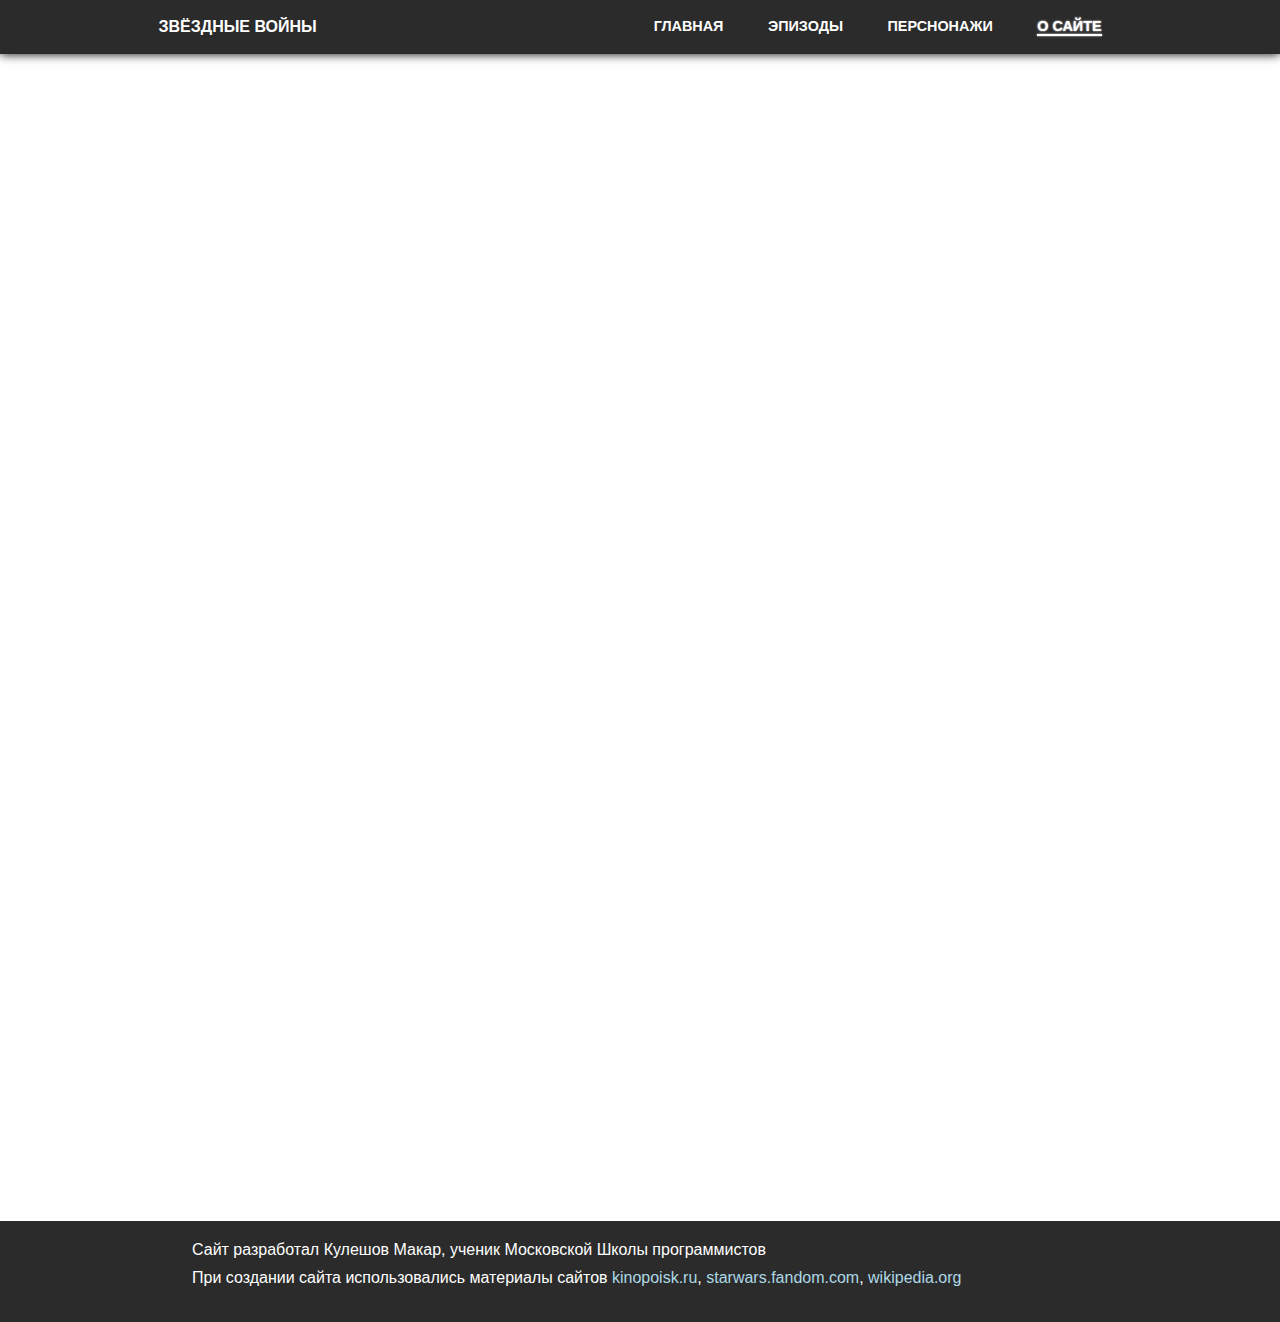
<file: about.html>
<!DOCTYPE html>
<html lang="ru">
  <head>
    <meta charset="UTF-8" />
    <meta name="viewport" content="width=device-width, initial-scale=1.0" />
    <meta http-equiv="X-UA-Compatible" content="ie=edge" />
    <title>О сайте</title>

    <link rel="stylesheet" href="style.css" />
    <link rel="stylesheet" href="about__page.css">
    <link
      rel="stylesheet"
      href="https://use.fontawesome.com/releases/v5.8.2/css/all.css"
      integrity="sha384-oS3vJWv+0UjzBfQzYUhtDYW+Pj2yciDJxpsK1OYPAYjqT085Qq/1cq5FLXAZQ7Ay"
      crossorigin="anonymous"
    />
  </head>
  <body>
    <header class="main__header" id="top">
      <div class="header__stripe" id="header_stripe">
        <div class="menu__btn" id="menu_btn">
          <i class="fas fa-bars" id="menu_btn_icon"></i>
        </div>
        <p class="site__name">Звёздные Войны</p>
        <nav class="main__nav" id="main__nav">
          <ul class="nav__ul">
            <li class="nav__li">
              <a href="index.html" class="nav__btn">Главная</a>
            </li>
            <li class="nav__li">
              <a href="episodes.html" class="nav__btn">Эпизоды</a>
            </li>
            <li class="nav__li">
              <a href="characters.html" class="nav__btn">Перснонажи</a>
            </li>
            <li class="nav__li"><a href="about" class="nav__btn current__page">О сайте</a></li>
          </ul>
        </nav>
      </div>
    </header>
    <main>
      <iframe
        class="form"
        src="https://docs.google.com/forms/d/e/1FAIpQLSfK6EWnTEM7oY_ipAkXHQy2yDO6KfQ_HpgGwQNvai3Rksf1sw/viewform?embedded=true"
        frameborder="0"
        marginheight="0"
        marginwidth="0"
        >Loading...</iframe
      >
    </main>
    <footer class="main__footer">
      <p class="main__footer__text">
        Сайт разработал Кулешов Макар, ученик Московской Школы
        программистов
      </p>
      <p class="main__footer__text">
        При создании сайта использовались материалы сайтов
        <a href="https://www.kinopoisk.ru/" class="source__link">kinopoisk.ru</a>, 
        <a
          href="https://starwars.fandom.com/ru/wiki/%D0%97%D0%B0%D0%B3%D0%BB%D0%B0%D0%B2%D0%BD%D0%B0%D1%8F_%D1%81%D1%82%D1%80%D0%B0%D0%BD%D0%B8%D1%86%D0%B0" class="source__link"
          >starwars.fandom.com</a
        >,
        <a href="https://ru.wikipedia.org/wiki/%D0%97%D0%B0%D0%B3%D0%BB%D0%B0%D0%B2%D0%BD%D0%B0%D1%8F_%D1%81%D1%82%D1%80%D0%B0%D0%BD%D0%B8%D1%86%D0%B0" class="source__link">wikipedia.org</a>
      </p>
    </footer>
    <script src="script.js"></script>
  </body>
</html>
</file>
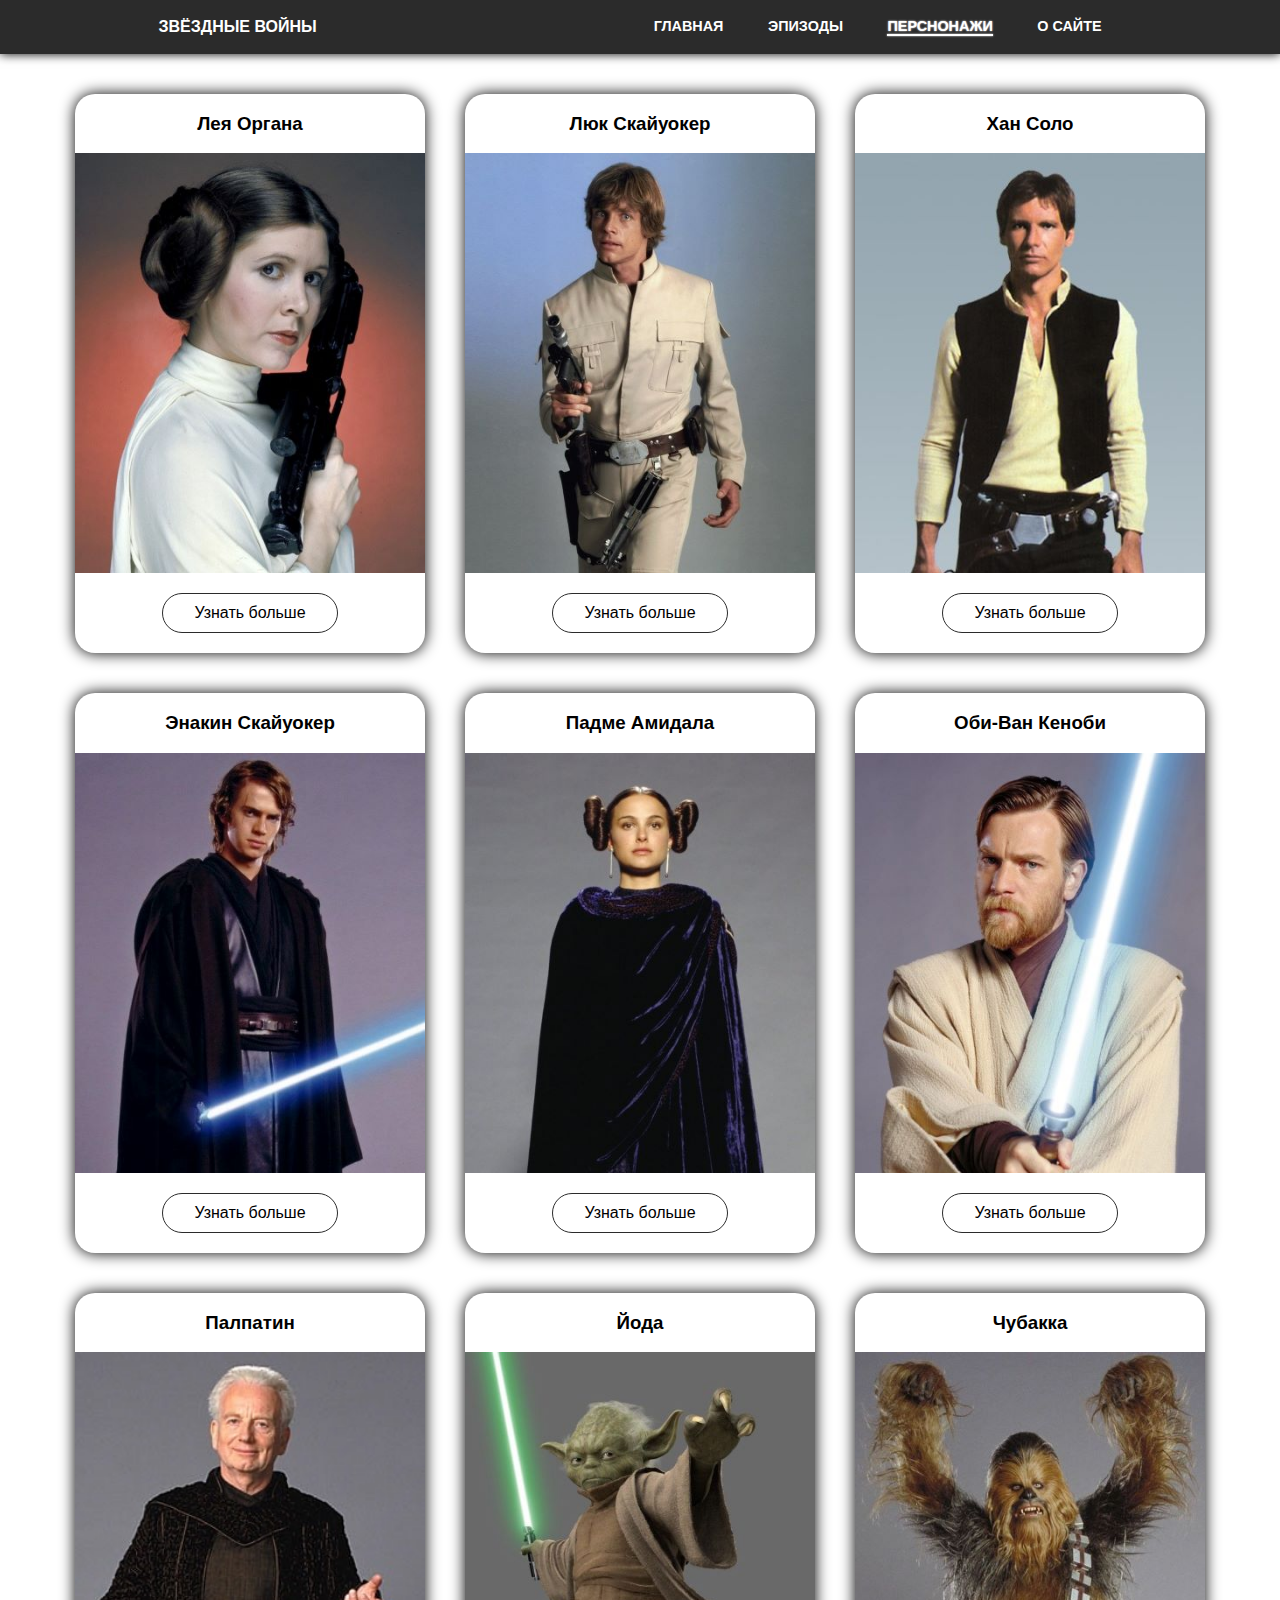
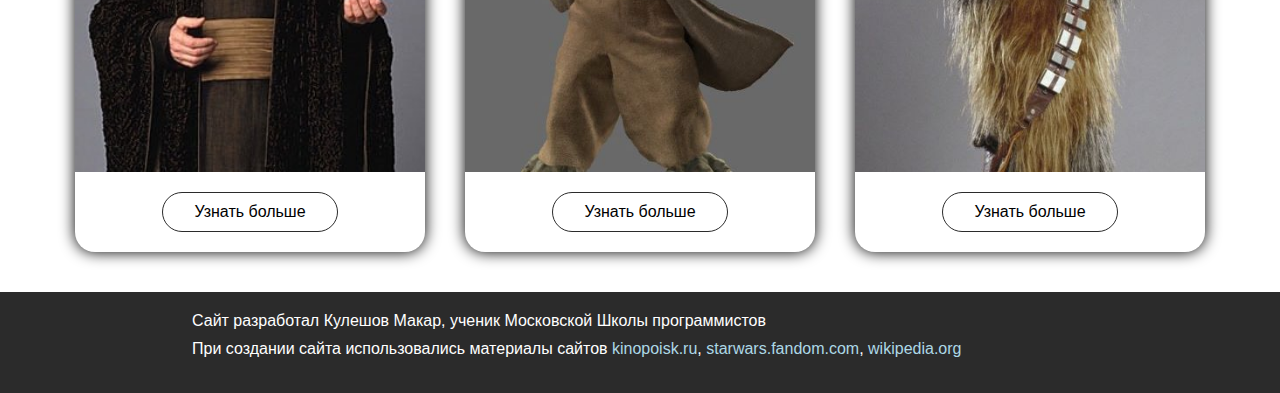
<file: characters.html>
<!DOCTYPE html>
<html lang="ru">
  <head>
    <meta charset="UTF-8" />
    <meta name="viewport" content="width=device-width, initial-scale=1.0" />
    <meta http-equiv="X-UA-Compatible" content="ie=edge" />
    <title>Перснонажи</title>

    <link rel="apple-touch-icon" sizes="180x180" href="/apple-touch-icon.png" />
    <link rel="icon" type="image/png" sizes="32x32" href="/favicon-32x32.png" />
    <link rel="icon" type="image/png" sizes="16x16" href="/favicon-16x16.png" />
    <link rel="manifest" href="/site.webmanifest" />
    <link rel="mask-icon" href="/safari-pinned-tab.svg" color="#5bbad5" />
    <meta name="msapplication-TileColor" content="#da532c" />
    <meta name="theme-color" content="#ffffff" />

    <link rel="stylesheet" href="style.css" />
    <link rel="stylesheet" href="characters_page.css" />
    <link
      rel="stylesheet"
      href="https://use.fontawesome.com/releases/v5.8.2/css/all.css"
      integrity="sha384-oS3vJWv+0UjzBfQzYUhtDYW+Pj2yciDJxpsK1OYPAYjqT085Qq/1cq5FLXAZQ7Ay"
      crossorigin="anonymous"
    />
  </head>
  <body>
    <header class="main__header">
      <div class="header__stripe" id="header_stripe">
        <div class="menu__btn" id="menu_btn">
          <i class="fas fa-bars" id="menu_btn_icon"></i>
        </div>
        <p class="site__name">Звёздные Войны</p>
        <nav class="main__nav" id="main__nav">
          <ul class="nav__ul">
            <li class="nav__li">
              <a href="index.html" class="nav__btn">Главная</a>
            </li>
            <li class="nav__li">
              <a href="episodes.html" class="nav__btn">Эпизоды</a>
            </li>
            <li class="nav__li">
              <a href="characters.html" class="nav__btn current__page"
                >Перснонажи</a
              >
            </li>
            <li class="nav__li">
              <a href="about.html" class="nav__btn">О сайте</a>
            </li>
          </ul>
        </nav>
      </div>
    </header>
    <main>
      <a href="#top" class="to_top_btn"><i class="fas fa-angle-up"></i></a>
      <section class="characters">
        <div class="card">
          <h3 class="name">Лея Органа</h3>
          <img src="img/Characters/Leya.jpg" alt="" class="character__pic" />
          <div class="descrip__open__btn">
            Узнать больше
          </div>
        </div>

        <div class="card">
          <h3 class="name">Люк Скайуокер</h3>
          <img src="img/Characters/Luke.jpg" alt="" class="character__pic" />
          <div class="descrip__open__btn">
            Узнать больше
          </div>
        </div>
        <div class="card">
          <h3 class="name">Хан Соло</h3>
          <img src="img/Characters/Solo.jpg" alt="" class="character__pic" />
          <div class="descrip__open__btn">
            Узнать больше
          </div>
        </div>
        <div class="card">
          <h3 class="name">Энакин Скайуокер</h3>
          <img src="img/Characters/Anakin.jpg" alt="" class="character__pic" />
          <div class="descrip__open__btn">
            Узнать больше
          </div>
        </div>
        <div class="card">
          <h3 class="name">Падме Амидала</h3>
          <img src="img/Characters/Padme.jpg" alt="" class="character__pic" />
          <div class="descrip__open__btn">
            Узнать больше
          </div>
        </div>
        <div class="card">
          <h3 class="name">Оби-Ван Кеноби</h3>
          <img src="img/Characters/Obi.jpg" alt="" class="character__pic" />
          <div class="descrip__open__btn">
            Узнать больше
          </div>
        </div>
        <div class="card">
          <h3 class="name">Палпатин</h3>
          <img
            src="img/Characters/Palpatine.jpg"
            alt=""
            class="character__pic"
          />
          <div class="descrip__open__btn">
            Узнать больше
          </div>
        </div>
        <div class="card">
          <h3 class="name">Йода</h3>
          <img src="img/Characters/Yoda.jpg" alt="" class="character__pic" />
          <div class="descrip__open__btn">
            Узнать больше
          </div>
        </div>
        <div class="card">
          <h3 class="name">Чубакка</h3>
          <img
            src="img/Characters/Chewbacca.jpg"
            alt=""
            class="character__pic"
          />
          <div class="descrip__open__btn">
            Узнать больше
          </div>
        </div>

        <!-- Блоки описания -->
        <div class="modal">
          <div class="descrip__block">
            <div class="descrip__close__btn">
              <i class="fas fa-times"></i>
            </div>
            <h3 class="name">Лея Органа</h3>
            <p class="description__text">
              Лея была дочерью рыцаря-джедая Энакина Скайуокера и сенатора Падме
              Амидалы. Её мать умерла при родах, а отец пал на Тёмную сторону
              Силы и стал лордом ситхов Дартом Вейдером. Лея, которую отец
              считал умершей, была удочерена сенатором Бейлом Органой и его
              женой королевой Брехой, получив статус принцессы Альдераана. Позже
              она заняла место своего приёмного отца в Сенате, помогая ему вести
              борьбу против Империи. За свою жизнь она исполняла обязанности
              принцессы Альдераана, члена Имперского Сената, лидера Альянса за
              восстановление Республики и затем Новой Республики, а также
              являлась учредителем и генералом Сопротивления. Она сыграла важную
              роль в поражении Галактической Империи в Галактической гражданской
              войне и вела борьбу с Первым орденом после его возникновения.
            </p>
          </div>
        </div>

        <div class="modal">
          <div class="descrip__block">
            <div class="descrip__close__btn">
              <i class="fas fa-times"></i>
            </div>
            <h3 class="name">Люк Скайуокер</h3>
            <p class="description__text">
              Люк Скайуокер был сыном падшего рыцаря-джедая Энакина Скайуокера и
              сенатора Падме Амидалы, и братом-близнецом Леи Органы. Люка и Лею
              разделили и мальчика забрал мастер-джедай Оби-Ван Кеноби, который
              отвёз его на планету Татуин, где передал младенца на воспитание
              его дяде и тёте Оуэну и Беру Ларс, чтобы спрятать его от
              Галактической Империи.
            </p>
            <p class="description__text">
              Люк обучался у Оби-Вана Кеноби и Йоды и стал джедаем. Вместе Леей
              Органой и Ханом Соло он был участиком повстанческого альянса,
              борющегося с Галактической Империией. Он сыграл ключевую роль в
              поражении Галактической Империи и свержении ситхов во время
              Галактической гражданской войны. Он смог вернуть отца на светлую
              сторону силы и вместе они победили зло.
            </p>
          </div>
        </div>

        <div class="modal">
          <div class="descrip__block">
            <div class="descrip__close__btn">
              <i class="fas fa-times"></i>
            </div>
            <h3 class="name">Хан Соло</h3>
            <p class="description__text">
              Хан Соло был контрабандистом, перевозившим тайно грузы по всей
              галактике на своём корабле, Соколе Тысячелетия, который был самым
              быстром кораблём своего времени. Его верным помощником был вуки
              Чубакка. Позже он вместе Люком Скайуокером примкнул к повстанцам,
              борющимися с Галактической Империией. Он сыграл важную роль в
              уничтожении первой и второй звезды смерти, а также в победе над
              Империией в целом.
            </p>
          </div>
        </div>
        <div class="modal">
          <div class="descrip__block">
            <div class="descrip__close__btn">
              <i class="fas fa-times"></i>
            </div>
            <h3 class="name">Энакин Скайуокер</h3>
            <p class="description__text">
              Энакин Скайуокер родился на планете Татуин и рос рабом. В юном
              возрасте его обнаружили мастер-джедай Квай-Гон Джинн и
              рыцарь-джедай Оби-Ван Кеноби, которые освободили его из рабства и
              представили мальчика Ордену джедаев; Квай-Гон верил, что Энакин
              являлся Избранным из пророчества джедаев, которому было
              предначертано уничтожить ситхов и принести равновесие в Силу.
            </p>
            <p class="description__text">
              В годы предшествующие разрушительному галактическому конфликту,
              известному как Войны клонов, Энакин был учеником Оби-Вана Кеноби.
              После битвы на Джеонозисе, положившей начало этому конфликту,
              Скайуокер тайно женился на сенаторе Падме Амидале.
            </p>
            <p class="description__text">
              К концу войны Скайуокер узнал, что станет отцом, когда Амидала
              сообщила новость, что беременна их первым ребёнком. Но вскоре
              радость сменилась подавляющей скорбью, когда Энакин увидел видение
              смерти жены при родах. Стремление Энакина уберечь любимую от
              гибели привело его на Тёмную сторону Силы, он перестал быть
              Энакином Скайуокером и стал ситхом Дартом Вейдером.
            </p>
          </div>
        </div>
        <div class="modal">
          <div class="descrip__block">
            <div class="descrip__close__btn">
              <i class="fas fa-times"></i>
            </div>
            <h3 class="name">Падме Амидала</h3>
            <p class="description__text">
              Падме Амидала родилась на планте Набу. Она была Королевой Набу,
              отстаивала права и свободы местных жителей, что сделало её самым
              уважаемым политиком в Галактике. Несмотря на относительно короткую
              жизнь, она сыграла важную роль в политических событиях в
              преддверии Войн клонов. Настойчивая и упорная в достижении своих
              целей, обладающая гордой и страстной натурой, не по годам глубоким
              и мудрым умом, Падме Амидала всю свою жизнь посвятила служению
              народу Набу. Исполняя священный долг королевы, она уверенно вела
              свою планету через все многочисленные испытания и трудности. Во
              времена, когда планета оказывалась на грани войны, занимая также и
              пост Сенатора Республики, она всегда пыталась руководствоваться
              здравым рассудком и трезвым взглядом на ситуацию
            </p>

            <p class="description__text">
              Падме была тайной женой Энакина Скайуокера. У них родилось двое
              детей: Люк и Лея, две самые значимые фигуры галактической истории.
            </p>
          </div>
        </div>
        <div class="modal">
          <div class="descrip__block">
            <div class="descrip__close__btn">
              <i class="fas fa-times"></i>
            </div>
            <h3 class="name">Оби-Ван Кеноби</h3>
            <p class="description__text">
              Оби-Ван Кеноби, позднее известный как Бен Кеноби — легендарный
              мастер-джедай, человек, сыгравший значимую роль в судьбе галактики
              в дни увядания Галактической Республики. Он был падаваном мастера
              Йоды и рыцаря-джедая Квай-Гона Джинна, а затем, после его смерти,
              взял в ученики Энакина Скайуокера. После падения Энакина на Тёмную
              сторону он отправился на Татуин, где присматривал за Люком
              Скайуокером. Позднее когда тот вырос, он стал его учить мастерству
              джедаев.
            </p>
          </div>
        </div>
        <div class="modal">
          <div class="descrip__block">
            <div class="descrip__close__btn">
              <i class="fas fa-times"></i>
            </div>
            <h3 class="name">Шив Палпатин</h3>
            <p class="description__text">
              Палпати́н, также известный как Дарт Си́диус, — последний Верховный
              Канцлер Республики и первый император Галактической Империи,
              обладавший огромной мощью. Он был тёмным лордом ситхов, который
              был самым влиятельным лордом, которого когда-либо знала Галактика.
              Также он имел острый интеллект и был способен предвидеть различные
              варианты будущего: фактически именно он превратил Старую
              Республику в Империю и уничтожил почти всех джедаев. На всё это у
              Палпатина ушли десятилетия упорного труда.
            </p>
          </div>
        </div>
        <div class="modal">
          <div class="descrip__block">
            <div class="descrip__close__btn">
              <i class="fas fa-times"></i>
            </div>
            <h3 class="name">Йода</h3>
            <p class="description__text">
              Йода является одним из самых старых членов Совета джедаев и,
              скорее всего, самым мудрым и сильным джедаем своего времени; такое
              высокое положение, конечно же, было основано на очень солидном
              возрасте Йоды. У Йоды на обучении находились такие выдающиеся
              джедаи, как граф Дуку, Квай-Гон Джинн, Мейс Винду, Оби-Ван Кеноби
              (лишь некоторое время, пока его не принял в ученики Квай-Гон
              Джинн), и Люк Скайуокер. Помимо этого, он вёл подготовительные
              занятия почти с каждым молодым джедаем в Галактике в Храме
              джедаев, прежде чем они были приставлены к наставнику. Следует
              уточнить, что к наставнику приставляли падавана, а ещё раньше
              падаван был юнлингом (как раз они и не имеют ещё наставника). Их
              можно встретить во втором эпизоде, когда Оби-Ван спрашивает
              магистра Йоду о планете Камино, тогда-то один из юнлингов помогает
              разобраться, почему её нет на карте, и в третьем, там, где их
              убивает обратившийся в Дарта Вейдера Энакин Скайуокер.Йода сумел
              выжить после массового уничтожения джедаев. После неудачной дуэли
              с Дартом Сидиусом ушел в добровольное изгнание на планету Дагоба,
              где умерестественной смертью.
            </p>
          </div>
        </div>
        <div class="modal">
          <div class="descrip__block">
            <div class="descrip__close__btn">
              <i class="fas fa-times"></i>
            </div>
            <h3 class="name">Чубакка</h3>
            <p class="description__text">
              До падения Галактической Республики Чубакка принимал участие в
              Войнах Клонов в битве при Кашиике, командуя силами Республики.
              Тогда Чубакка помог джедаю Йоде отбиться от клонов, хотевших его
              убить по приказу Дарта Си́диуса, и покинуть планету.
            </p>
            <p class="description__text">
              После падения Галактической Республики в конечном итоге Чуи стал
              со-пилотом Хана Соло и первым помощником на его корабле
              «Тысячелетний сокол». Вместе они занимались контрабандой, а позже
              примкнули к повстанцам, борющимися с Галактической Империией. Он
              сыграл важную роль в уничтожении первой и второй звезды смерти, а
              также в победе над Империией в целом.
            </p>
          </div>
        </div>
      </section>
    </main>
    <footer class="main__footer">
      <p class="main__footer__text">
        Сайт разработал Кулешов Макар, ученик Московской Школы
        программистов
      </p>
      <p class="main__footer__text">
        При создании сайта использовались материалы сайтов
        <a href="https://www.kinopoisk.ru/" class="source__link">kinopoisk.ru</a>, 
        <a
          href="https://starwars.fandom.com/ru/wiki/%D0%97%D0%B0%D0%B3%D0%BB%D0%B0%D0%B2%D0%BD%D0%B0%D1%8F_%D1%81%D1%82%D1%80%D0%B0%D0%BD%D0%B8%D1%86%D0%B0" class="source__link"
          >starwars.fandom.com</a
        >,
        <a href="https://ru.wikipedia.org/wiki/%D0%97%D0%B0%D0%B3%D0%BB%D0%B0%D0%B2%D0%BD%D0%B0%D1%8F_%D1%81%D1%82%D1%80%D0%B0%D0%BD%D0%B8%D1%86%D0%B0" class="source__link">wikipedia.org</a>
      </p>
    </footer>
    <script src="script.js"></script>
    <script src="characters_script.js"></script>
  </body>
</html>
</file>
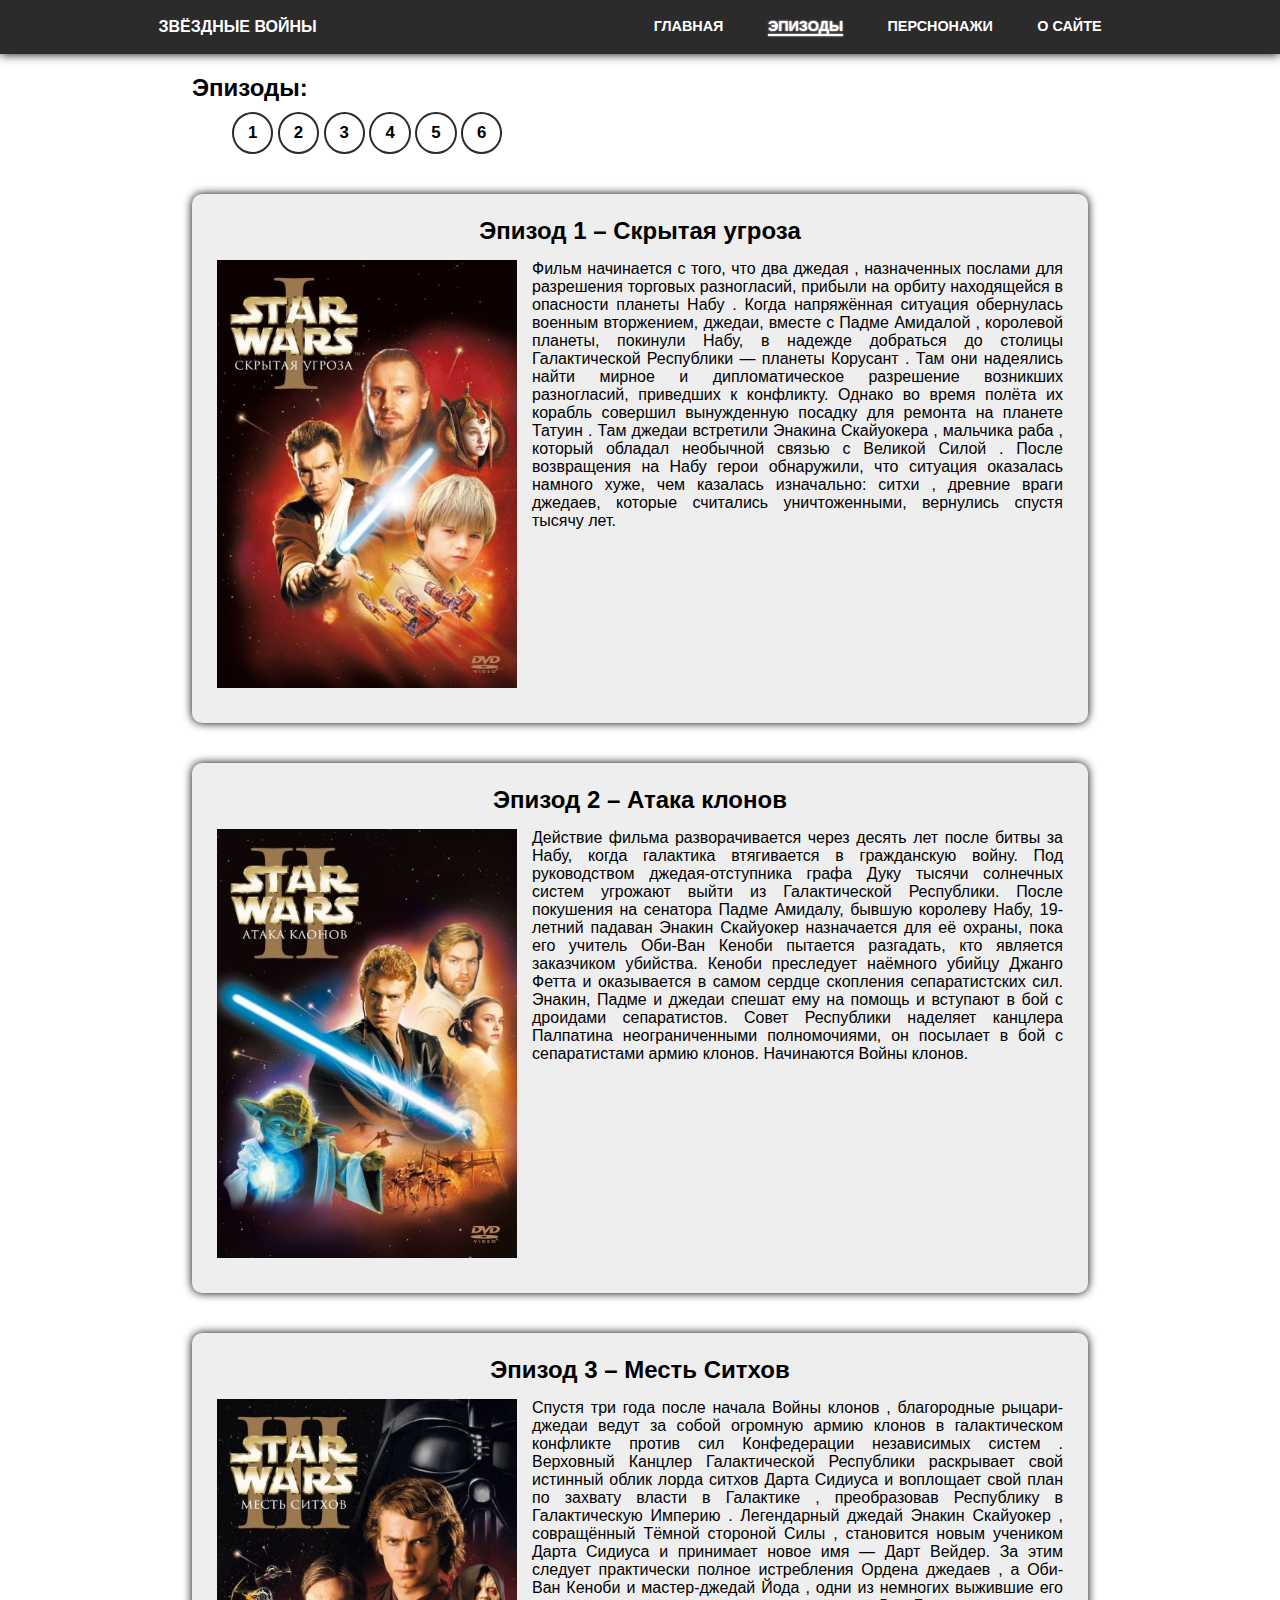
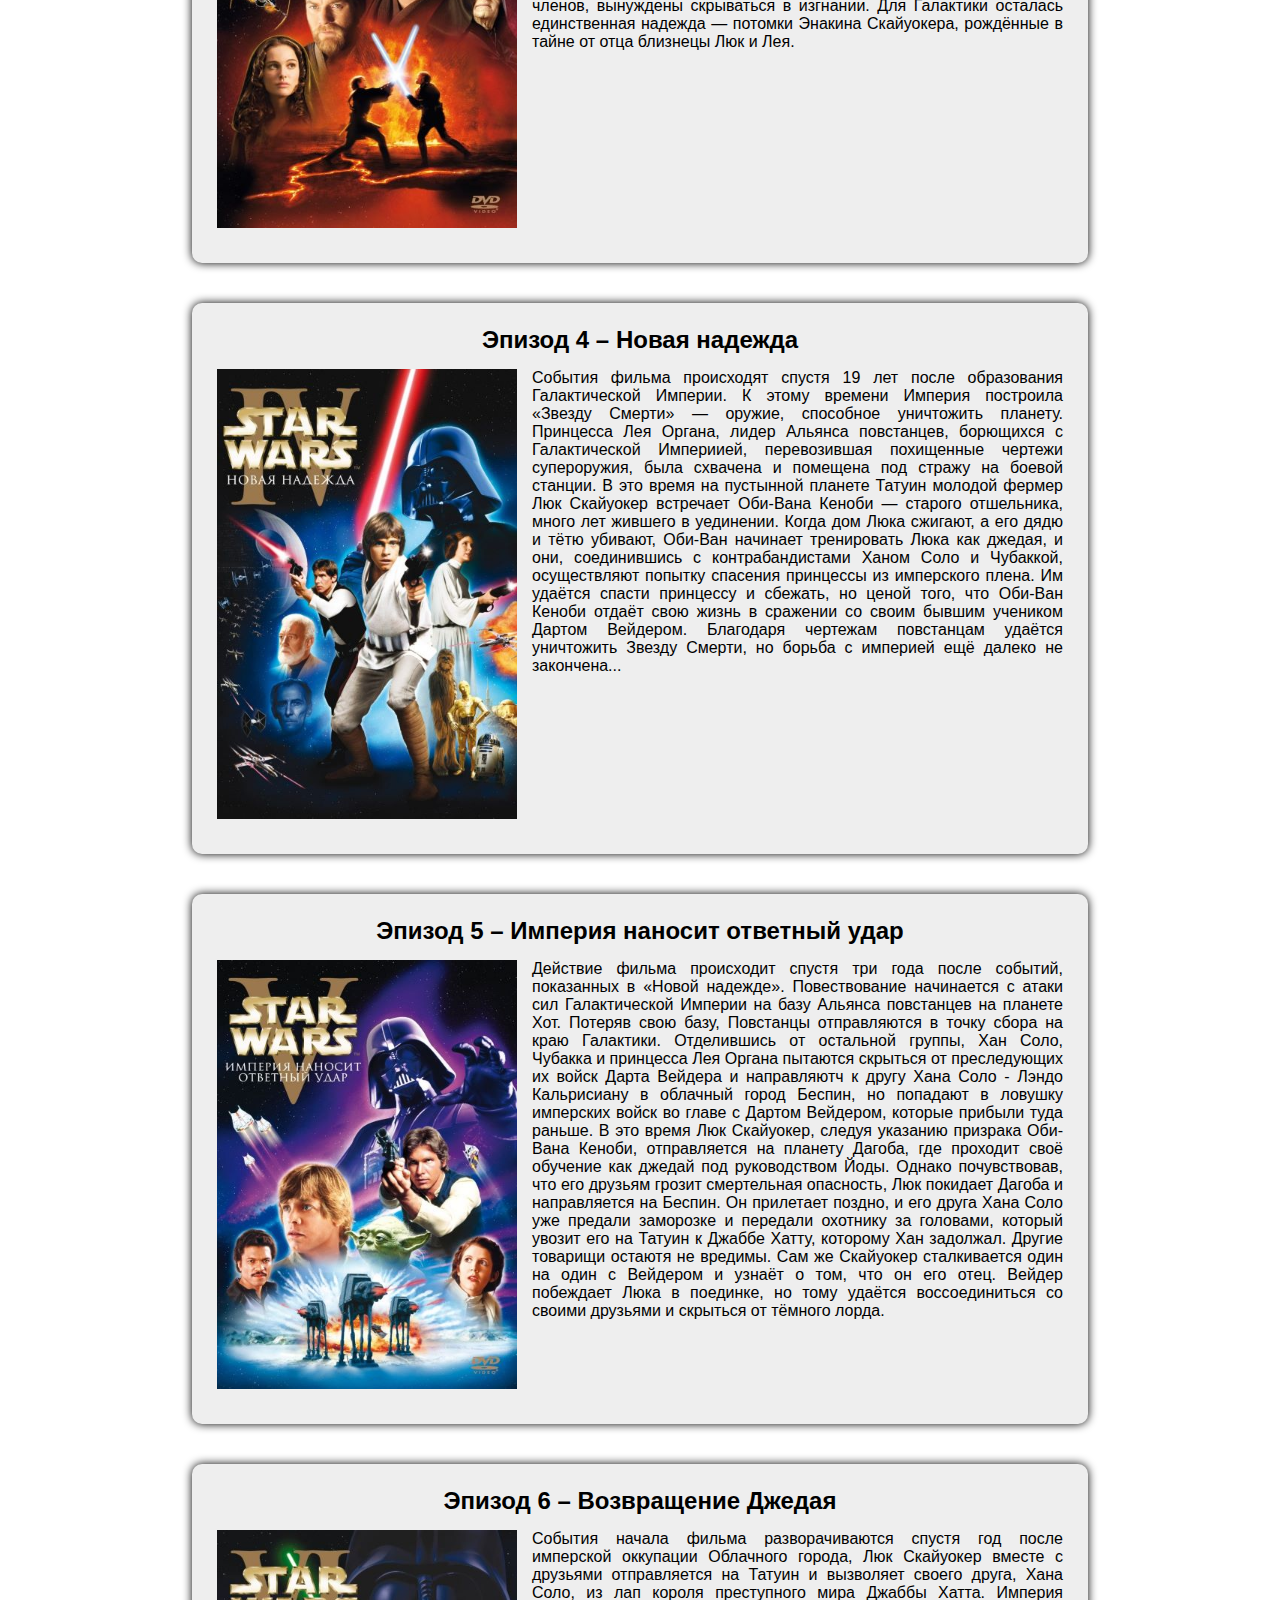
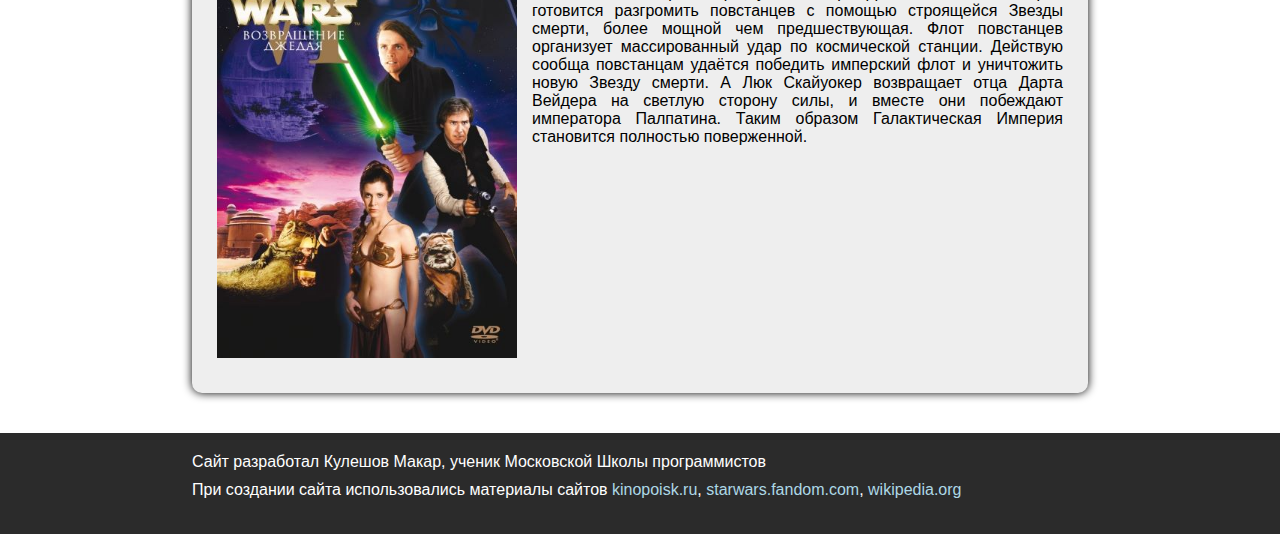
<file: episodes.html>
<!DOCTYPE html>
<html lang="ru">
  <head>
    <meta charset="UTF-8" />
    <meta name="viewport" content="width=device-width, initial-scale=1.0" />
    <meta http-equiv="X-UA-Compatible" content="ie=edge" />
    <title>Эпизоды</title>

    <link rel="apple-touch-icon" sizes="180x180" href="/apple-touch-icon.png" />
    <link rel="icon" type="image/png" sizes="32x32" href="/favicon-32x32.png" />
    <link rel="icon" type="image/png" sizes="16x16" href="/favicon-16x16.png" />
    <link rel="manifest" href="/site.webmanifest" />
    <link rel="mask-icon" href="/safari-pinned-tab.svg" color="#5bbad5" />
    <meta name="msapplication-TileColor" content="#da532c" />
    <meta name="theme-color" content="#ffffff" />

    <link rel="stylesheet" href="style.css" />
    <link rel="stylesheet" href="episodes_page.css" />
    <link
      rel="stylesheet"
      href="https://use.fontawesome.com/releases/v5.8.2/css/all.css"
      integrity="sha384-oS3vJWv+0UjzBfQzYUhtDYW+Pj2yciDJxpsK1OYPAYjqT085Qq/1cq5FLXAZQ7Ay"
      crossorigin="anonymous"
    />
  </head>
  <body>
    <header class="main__header" id="top">
      <div class="header__stripe" id="header_stripe">
        <div class="menu__btn" id="menu_btn">
          <i class="fas fa-bars" id="menu_btn_icon"></i>
        </div>
        <p class="site__name">Звёздные Войны</p>
        <nav class="main__nav" id="main__nav">
          <ul class="nav__ul">
            <li class="nav__li">
              <a href="index.html" class="nav__btn">Главная</a>
            </li>
            <li class="nav__li">
              <a href="episodes.html" class="nav__btn current__page">Эпизоды</a>
            </li>
            <li class="nav__li">
              <a href="characters.html" class="nav__btn">Перснонажи</a>
            </li>
            <li class="nav__li">
              <a href="about.html" class="nav__btn">О сайте</a>
            </li>
          </ul>
        </nav>
      </div>
    </header>
    <main>
      <a href="#top" class="to_top_btn"><i class="fas fa-angle-up"></i></a>
      <section class="episodes">
        <h2 class="eplist__title">Эпизоды:</h2>
        <ul class="ep__ul">
          <li class="ep__li"><a href="#art1" class="ep__btn">1</a></li>
          <li class="ep__li"><a href="#art2" class="ep__btn">2</a></li>
          <li class="ep__li"><a href="#art3" class="ep__btn">3</a></li>
          <li class="ep__li"><a href="#art4" class="ep__btn">4</a></li>
          <li class="ep__li"><a href="#art5" class="ep__btn">5</a></li>
          <li class="ep__li"><a href="#art6" class="ep__btn">6</a></li>
        </ul>
        <article class="art" id="art1">
          <header>
            <h2 class="ep__title">Эпизод 1 – Скрытая угроза</h2>
          </header>
          <div class="descrip">
            <img src="img/Posters/ep1.jpg" alt="" class="ep__img" />

            <div>
              <p class="ep__p">
                Фильм начинается с того, что два джедая , назначенных послами
                для разрешения торговых разногласий, прибыли на орбиту
                находящейся в опасности планеты Набу . Когда напряжённая
                ситуация обернулась военным вторжением, джедаи, вместе с Падме
                Амидалой , королевой планеты, покинули Набу, в надежде добраться
                до столицы Галактической Республики — планеты Корусант . Там они
                надеялись найти мирное и дипломатическое разрешение возникших
                разногласий, приведших к конфликту. Однако во время полёта их
                корабль совершил вынужденную посадку для ремонта на планете
                Татуин . Там джедаи встретили Энакина Скайуокера , мальчика раба
                , который обладал необычной связью с Великой Силой . После
                возвращения на Набу герои обнаружили, что ситуация оказалась
                намного хуже, чем казалась изначально: ситхи , древние враги
                джедаев, которые считались уничтоженными, вернулись спустя
                тысячу лет.
              </p>
            </div>
          </div>
        </article>

        <article class="art" id="art2">
          <header>
            <h2 class="ep__title">Эпизод 2 – Атака клонов</h2>
          </header>
          <div class="descrip">
            <img src="img/Posters/ep2.jpg" alt="" class="ep__img" />

            <div>
              <p class="ep__p">
                Действие фильма разворачивается через десять лет после битвы за
                Набу, когда галактика втягивается в гражданскую войну. Под
                руководством джедая-отступника графа Дуку тысячи солнечных
                систем угрожают выйти из Галактической Республики. После
                покушения на сенатора Падме Амидалу, бывшую королеву Набу,
                19-летний падаван Энакин Скайуокер назначается для её охраны,
                пока его учитель Оби-Ван Кеноби пытается разгадать, кто является
                заказчиком убийства. Кеноби преследует наёмного убийцу Джанго
                Фетта и оказывается в самом сердце скопления сепаратистских сил.
                Энакин, Падме и джедаи спешат ему на помощь и вступают в бой с
                дроидами сепаратистов. Совет Республики наделяет канцлера
                Палпатина неограниченными полномочиями, он посылает в бой с
                сепаратистами армию клонов. Начинаются Войны клонов.
              </p>
            </div>
          </div>
        </article>

        <article class="art" id="art3">
          <header>
            <h2 class="ep__title">Эпизод 3 – Месть Ситхов</h2>
          </header>
          <div class="descrip">
            <img src="img/Posters/ep3.jpg" alt="" class="ep__img" />

            <div>
              <p class="ep__p">
                Спустя три года после начала Войны клонов , благородные
                рыцари-джедаи ведут за собой огромную армию клонов в
                галактическом конфликте против сил Конфедерации независимых
                систем . Верховный Канцлер Галактической Республики раскрывает
                свой истинный облик лорда ситхов Дарта Сидиуса и воплощает свой
                план по захвату власти в Галактике , преобразовав Республику в
                Галактическую Империю . Легендарный джедай Энакин Скайуокер ,
                совращённый Тёмной стороной Силы , становится новым учеником
                Дарта Сидиуса и принимает новое имя — Дарт Вейдер. За этим
                следует практически полное истребления Ордена джедаев , а
                Оби-Ван Кеноби и мастер-джедай Йода , одни из немногих выжившие
                его членов, вынуждены скрываться в изгнании. Для Галактики
                осталась единственная надежда — потомки Энакина Скайуокера,
                рождённые в тайне от отца близнецы Люк и Лея.
              </p>
            </div>
          </div>
        </article>

        <article class="art" id="art4">
          <header>
            <h2 class="ep__title">Эпизод 4 – Новая надежда</h2>
          </header>
          <div class="descrip">
            <img src="img/Posters/ep4.jpg" alt="" class="ep__img" />

            <div>
              <p class="ep__p">
                События фильма происходят спустя 19 лет после образования
                Галактической Империи. К этому времени Империя построила
                «Звезду Смерти» — оружие, способное уничтожить планету.
                Принцесса Лея Органа, лидер Альянса повстанцев, борющихся с
                Галактической Империией, перевозившая похищенные чертежи
                супероружия, была схвачена и помещена под стражу на боевой
                станции. В это время на пустынной планете Татуин молодой фермер
                Люк Скайуокер встречает Оби-Вана Кеноби — старого отшельника,
                много лет жившего в уединении. Когда дом Люка сжигают, а его
                дядю и тётю убивают, Оби-Ван начинает тренировать Люка как
                джедая, и они, соединившись с контрабандистами Ханом Соло и
                Чубаккой, осуществляют попытку спасения принцессы из имперского
                плена. Им удаётся спасти принцессу и сбежать, но ценой того, что Оби-Ван
                Кеноби отдаёт свою жизнь в сражении со своим бывшим учеником
                Дартом Вейдером. Благодаря чертежам повстанцам удаётся
                уничтожить Звезду Смерти, но борьба с империей ещё далеко не
                закончена...
              </p>
            </div>
          </div>
        </article>

        <article class="art" id="art5">
          <header>
            <h2 class="ep__title">Эпизод 5 – Империя наносит ответный удар</h2>
          </header>
          <div class="descrip">
            <img src="img/Posters/ep5.jpg" alt="" class="ep__img" />

            <div>
              <p class="ep__p">
                Действие фильма происходит спустя три года после событий,
                показанных в «Новой надежде». Повествование начинается с атаки
                сил Галактической Империи на базу Альянса повстанцев на планете
                Хот. Потеряв свою базу, Повстанцы отправляются в точку сбора на
                краю Галактики. Отделившись от остальной группы, Хан Соло,
                Чубакка и принцесса Лея Органа пытаются скрыться от преследующих
                их войск Дарта Вейдера и направляютч к другу Хана Соло - Лэндо
                Кальрисиану в облачный город Беспин, но попадают в ловушку
                имперских войск во главе с Дартом Вейдером, которые прибыли туда
                раньше. В это время Люк Скайуокер, следуя указанию призрака
                Оби-Вана Кеноби, отправляется на планету Дагоба, где проходит
                своё обучение как джедай под руководством Йоды. Однако
                почувствовав, что его друзьям грозит смертельная опасность, Люк
                покидает Дагоба и направляется на Беспин. Он прилетает поздно, и
                его друга Хана Соло уже предали заморозке и передали охотнику за
                головами, который увозит его на Татуин к Джаббе Хатту, которому
                Хан задолжал. Другие товарищи остаютя не вредимы. Сам же
                Скайуокер сталкивается один на один с Вейдером и узнаёт о том,
                что он его отец. Вейдер побеждает Люка в поединке, но тому
                удаётся воссоединиться со своими друзьями и скрыться от тёмного
                лорда.
              </p>
            </div>
          </div>
        </article>

        <article class="art" id="art6">
          <header>
            <h2 class="ep__title">Эпизод 6 – Возвращение Джедая</h2>
          </header>
          <div class="descrip">
            <img src="img/Posters/ep6.jpg" alt="" class="ep__img" />

            <div>
              <p class="ep__p">
                События начала фильма разворачиваются спустя год после имперской
                оккупации Облачного города, Люк Скайуокер вместе с друзьями
                отправляется на Татуин и вызволяет своего друга, Хана Соло, из
                лап короля преступного мира Джаббы Хатта. Империя готовится
                разгромить повстанцев с помощью строящейся Звезды смерти, более
                мощной чем предшествующая. Флот повстанцев организует
                массированный удар по космической станции. Действую сообща
                повстанцам удаётся победить имперский флот и уничтожить новую
                Звезду смерти. А Люк Скайуокер возвращает отца Дарта Вейдера на
                светлую сторону силы, и вместе они побеждают императора
                Палпатина. Таким образом Галактическая Империя становится
                полностью поверженной.
              </p>
            </div>
          </div>
        </article>
      </section>
    </main>
    <footer class="main__footer">
      <p class="main__footer__text">
        Сайт разработал Кулешов Макар, ученик Московской Школы
        программистов
      </p>
      <p class="main__footer__text">
        При создании сайта использовались материалы сайтов
        <a href="https://www.kinopoisk.ru/" class="source__link">kinopoisk.ru</a>, 
        <a
          href="https://starwars.fandom.com/ru/wiki/%D0%97%D0%B0%D0%B3%D0%BB%D0%B0%D0%B2%D0%BD%D0%B0%D1%8F_%D1%81%D1%82%D1%80%D0%B0%D0%BD%D0%B8%D1%86%D0%B0" class="source__link"
          >starwars.fandom.com</a
        >,
        <a href="https://ru.wikipedia.org/wiki/%D0%97%D0%B0%D0%B3%D0%BB%D0%B0%D0%B2%D0%BD%D0%B0%D1%8F_%D1%81%D1%82%D1%80%D0%B0%D0%BD%D0%B8%D1%86%D0%B0" class="source__link">wikipedia.org</a>
      </p>
    </footer>
    <script src="script.js"></script>
  </body>
</html>
</file>
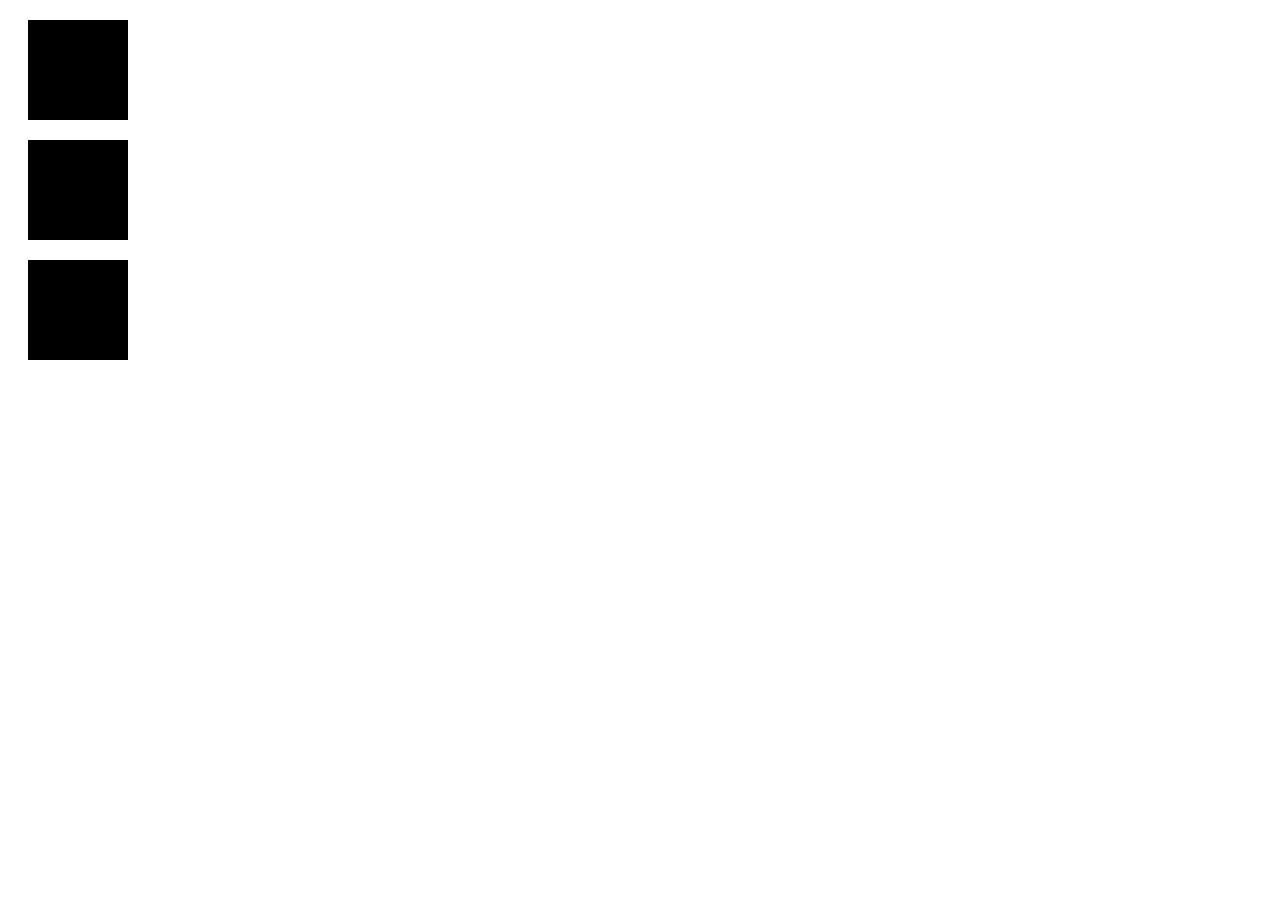
<file: test.html>
<!DOCTYPE html>
<html lang="en">
  <head>
    <meta charset="UTF-8" />
    <meta name="viewport" content="width=device-width, initial-scale=1.0" />
    <meta http-equiv="X-UA-Compatible" content="ie=edge" />
    <title>Document</title>
    <style>
      .btn {
        height: 100px;
        width: 100px;
        background-color: black;
        margin: 20px;
      }
    </style>
  </head>
  <body>
    <div class="btn"></div>
    <div class="btn"></div>
    <div class="btn"></div>
    <script src="testScript.js"></script>
  </body>
</html>
</file>
<file: style.css>
@keyframes anim1 {
  from {
    transform: translate(0, 0);
  }
  50% {
    transform: translate(0, -5px);
  }
  to {
    transform: translate(0, 0);
  }
}

body {
  margin: 0;
  font-family: sans-serif;
}
.header__stripe {
  display: flex;
  justify-content: space-around;
  align-items: center;
  min-height: 6vh;
  box-shadow: 0 0 10px black;
}
.site__name {
  margin: 0;
  font-weight: bold;
  font-size: 0.9;
  text-transform: uppercase;
}
.nav__ul {
  margin: 0;
  padding: 0;
  font-weight: bold;
}
.nav__li {
  display: inline-block;
}
.nav__btn {
  display: block;
  padding: 10px 15px;
  margin: 8px 5px;
  box-sizing: border-box;
  border-radius: 18px;
  text-decoration: none;
  font-size: 0.9rem;
  text-align: center;
  text-transform: uppercase;
  transition: 0.2s;
}
.nav__btn::after {
  display: block;
  content: "";
  width: 0%;
  height: 2px;
  margin: auto;
  transition: 0.3s;
}
.nav__btn:hover::after {
  width: 100%;
}
.current__page::after {
  width: 100%;
}
.to_top_btn {
  position: fixed;
  bottom: 10%;
  right: 7%;
  font-size: 40px;
  color: white;
  background-color: rgb(43, 43, 43);
  padding: 0 10px;
  border-radius: 50%;
  transition: 0.3s;
  box-shadow: 0 0 5px black;
  z-index: 2000;
}
.to_top_btn:hover i {
  animation: anim1 0.5s 0.1s;
}
.menu__btn {
  display: none;
}
.main__footer {
  min-height: 10vh;
  background-color: rgb(43, 43, 43);
  color: white;
  padding: 10px 0 1px 15%;
}
.main__footer__text {
  margin: 10px 0;
}
.source__link {
  color: lightblue;
  text-decoration: none;
  transition: .3s;
}
.source__link:hover {
  color: rgb(255, 89, 89);
}

@media (max-width: 768px) {
  main {
    padding-top: 50px;
  }
  .to_top_btn {
    bottom: 5%;
  }
  .to_top_btn:hover {
    animation: none;
  }
  .header__stripe {
    position: fixed;
    top: 0;
    left: 0;
    width: 100vw;
    height: 50px;
    min-height: unset;
    z-index: 1500;
  }
  .menu__btn {
    display: block;
    position: fixed;
    top: 6px;
    left: 10px;
    box-sizing: border-box;
    font-size: 30px;
    height: 40px;
    width: 40px;
    text-align: center;
    padding-top: 3px;
    z-index: 2000;
  }
  .main__nav {
    position: fixed;
    border-top: 1px solid grey;
    top: 50px;
    left: -200px;
    display: block;
    box-sizing: border-box;
    height: calc(100vh - 49px);
    width: 200px;
    transition: 0.2s;
    box-shadow: 0 0 0 black;
    z-index: 1000;
  }
  .menu_is-open {
    transform: translate(200px, 0);
    box-shadow: 0px 15px 15px black;
  }
  .site__name {
    text-align: center;
  }
  .nav__li {
    display: block;
    border-bottom: 1px solid grey;
  }
  .nav__btn {
    padding: 0 0;
    margin: 15px 5px;
    
  }
  .current__page {
    text-decoration: underline;
  }
  .current__page::after {
    display: none;
  }
  .nav__btn::after {
    display: none;
  }
  .to_top_btn:hover i {
    animation: none;
  }
}
</file>
<file: about__page.css>
.header__stripe {
  background-color: rgb(43, 43, 43);
  color: white;
}
.menu__btn {
  background-color: rgb(43, 43, 43);
  color: white;
}
.main__nav {
  background-color: rgb(43, 43, 43);
}
.nav__btn {
  color: white;
}
.nav__btn::after {
  background-color: white;
}
.current__page {
  text-shadow: 0 0 2px white;
}
.current__page::after {
  box-shadow: 0 0 2px white;
}

.form {
  display: block;
  width: 640px;
  height: 1107px;
  margin: 30px auto;
}

@media (max-width: 425px) {
  .form {
    width: 95%;
  }
}
</file>
<file: characters_page.css>
.header__stripe {
  background-color: rgb(43, 43, 43);
  color: white;
}
.menu__btn {
  background-color: rgb(43, 43, 43);
  color: white;
}
.main__nav {
  background-color: rgb(43, 43, 43);
}
.nav__btn {
  color: white;
}
.nav__btn::after {
  background-color: white;
}
.current__page {
  text-shadow: 0 0 2px white;
}
.current__page::after {
  box-shadow: 0 0 2px white;
}

/* Карточки персонажей */
.characters {
  margin: 20px 0;
  padding: 0 10%;
  display: flex;
  justify-content: center;
  align-content: flex-start;
  flex-wrap: wrap;
}
.card {
  max-width: 350px;
  width: 30%;
  border-radius: 20px;
  box-shadow: 0 0 15px black;
  margin: 20px 20px;
}
.name {
  text-align: center;
}
.character__pic {
  width: 100%;
  height: 420px;
  object-fit: cover;
  object-position: 50% 0;
  display: block;
  margin: auto;
}
.descrip__open__btn {
  padding: 10px 12px;
  border-radius: 20px;
  color: black;
  text-decoration: none;
  text-align: center;
  display: block;
  border: 1px solid rgb(43, 43, 43);
  width: 150px;
  margin: 20px auto;
  transition: 0.3s;
  cursor: pointer;
}
.descrip__open__btn:hover {
  background: rgb(43, 43, 43);
  color: white;
  transition: 0.3s;
}

/* Окна описания */

.modal {
  display: none;
  position: fixed;
  z-index: 3000;
  top: 0;
  left: 0;
  height: 100vh;
  width: 100vw;
  background-color: rgba(0, 0, 0, 0.562);
  align-items: center;
  justify-content: center;
}
.descrip__block {
  position: relative;
  background-color: white;
  padding: 15px;
  width: 70%;
  max-width: 600px;
  max-height: 85vh;
  overflow: auto;
  background-color: white;
  border-radius: 10px;
}

.descrip__close__btn {
  display: block;
  position: absolute;
  top: 25px;
  right: 35px;
  width: 25px;
  color: grey;
  transition: 0.3s;
  font-size: 20px;
  cursor: pointer;
}
.descrip__close__btn:hover {
  color: black;
}
.description__text {
  text-align: justify;
}

@media (max-width: 1500px) {
  .characters {
    padding: 0 15px;
  }
}

@media (max-width: 1200px) {
  .card {
    width: 42%;
  }
  .character__pic {
    height: 50vh;
    max-height: 420px;
  }
}

@media (max-width: 640px) {
  .characters {
    padding: 0 10px;
  }
  .card {
    width: 90%;
  }
  .descrip__block {
    width: 80%;
  }
  .character__pic {
    height: 60vh;
  }
}
</file>
<file: episodes_page.css>
.header__stripe {
  background-color: rgb(43, 43, 43);
  color: white;
}
.menu__btn {
  background-color: rgb(43, 43, 43);
  color: white;
}
.main__nav {
  background-color: rgb(43, 43, 43);
}
.nav__btn {
  color: white;
}
.nav__btn::after {
  background-color: white;
}
.current__page {
  text-shadow: 0 0 2px white;
}
.current__page::after {
  box-shadow: 0 0 2px white;
}


.eplist__title {
  margin: 20px 15% 5px;
}
.ep__ul {
  margin: 10px 15% 0 15%;
}
.ep__li {
  display: inline-block;
}
.ep__btn {
  display: block;
  padding: 9px 14px;
  background-color: white;
  border-radius: 50%;
  color: black;
  text-align: center;
  text-decoration: none;
  font-size: 1.05rem;
  font-weight: bolder;
  box-sizing: border-box;
  border: 2px solid rgb(43, 43, 43);
  transition: 0.3s;
}
.ep__btn:hover {
  background-color: rgb(43, 43, 43);
  color: white;
  transition: 0.3s;
}
.art {
  background-color: rgb(238, 238, 238);
  border-radius: 10px;
  padding: 15px 25px 35px 25px;
  margin: 40px 15%;
  box-shadow: 0 0 10px black;
}
.ep__title {
  text-align: center;
  margin: 8px 0 15px 0;
}
.descrip {
  height: 100%;
  display: flex;

  align-items: flex-start;
}
.ep__img {
  max-width: 300px;
  width: 40%;
  object-fit: cover;
  margin-right: 15px;
  flex-shrink: 0;
}
.ep__p {
  margin-top: 0;
  text-align: justify;
}

@media (max-width: 768px) {
  .eplist__title {
    text-align: center;
    margin-bottom: 15px;
  }
  .ep__ul {
    width: max-content;
    margin: auto;
    padding: 0;
  }
  .art {
    padding: 15px;
    margin: 40px 10px;
  }
  .descrip {
    flex-wrap: wrap;
    justify-content: center;
  }
  .ep__img {
    width: calc(100% - 15px);
    margin-bottom: 15px;
    margin-right: 0;
  }
}
</file>
